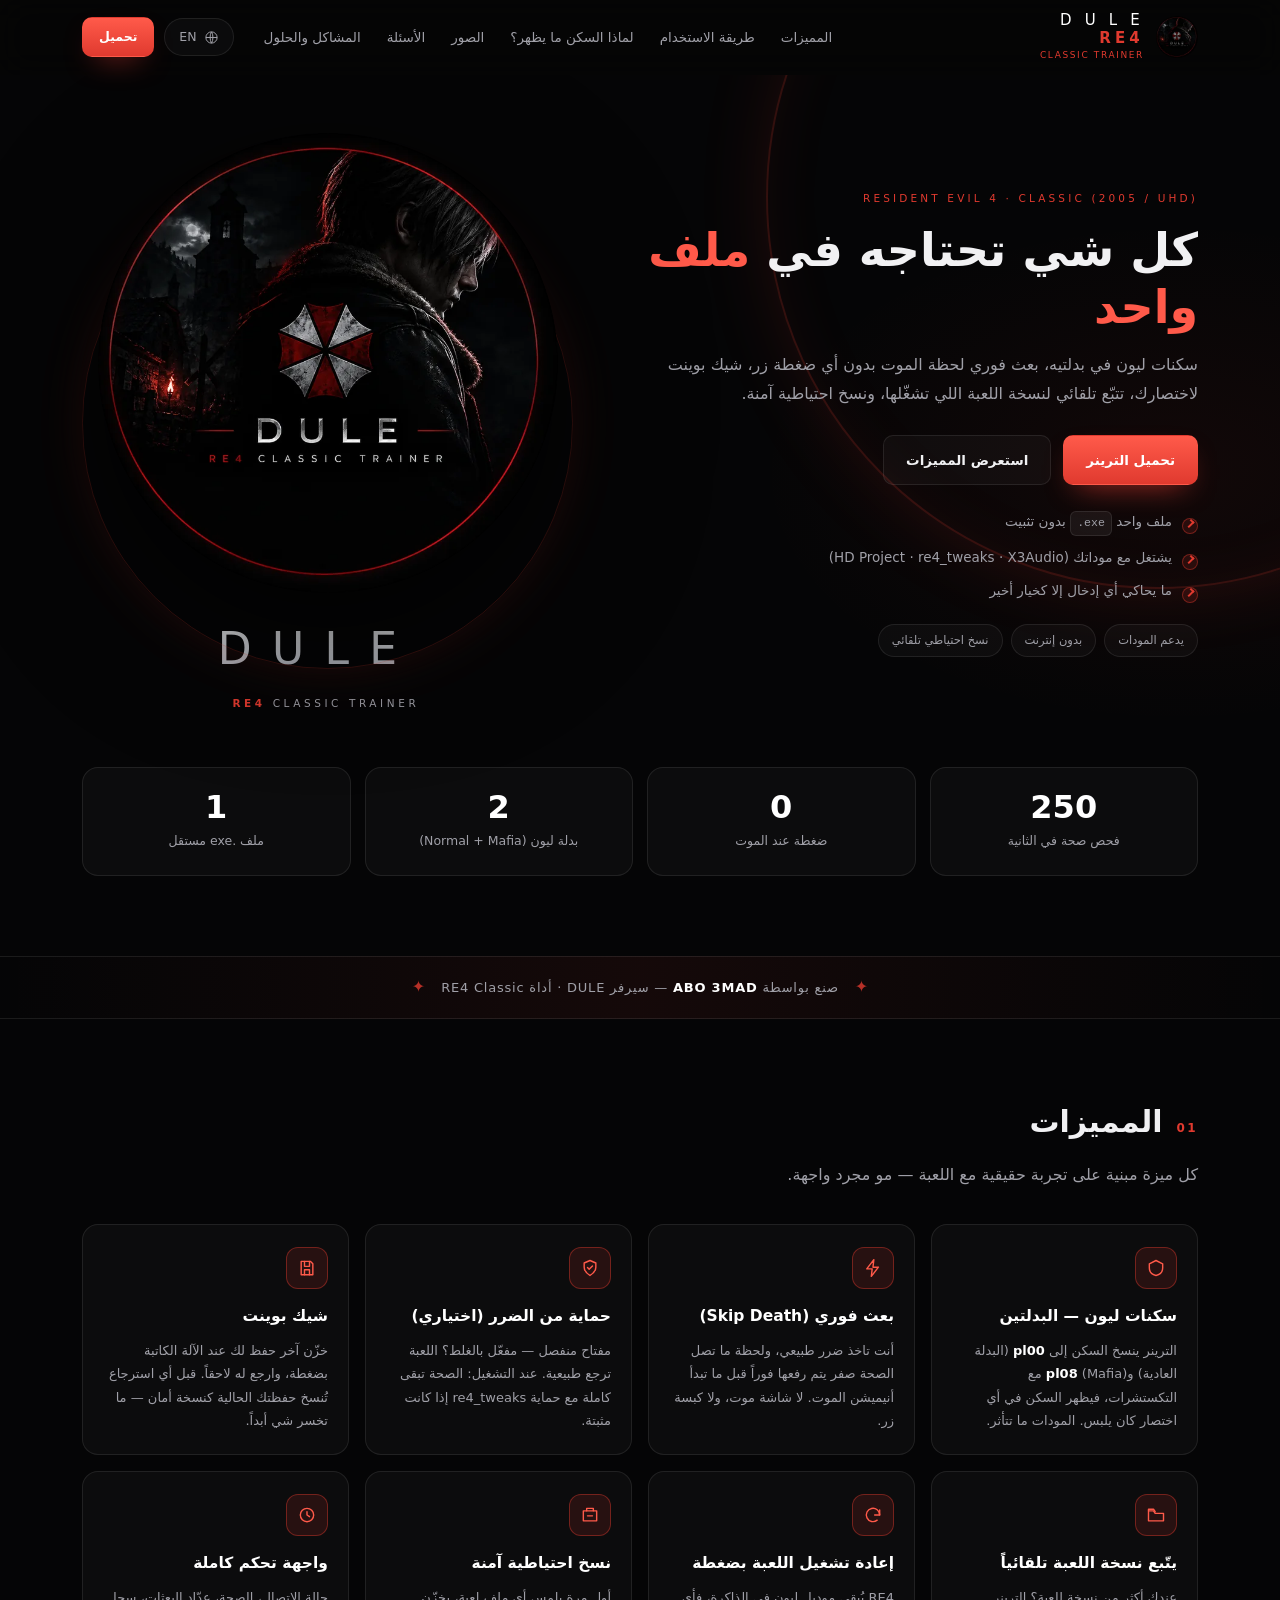
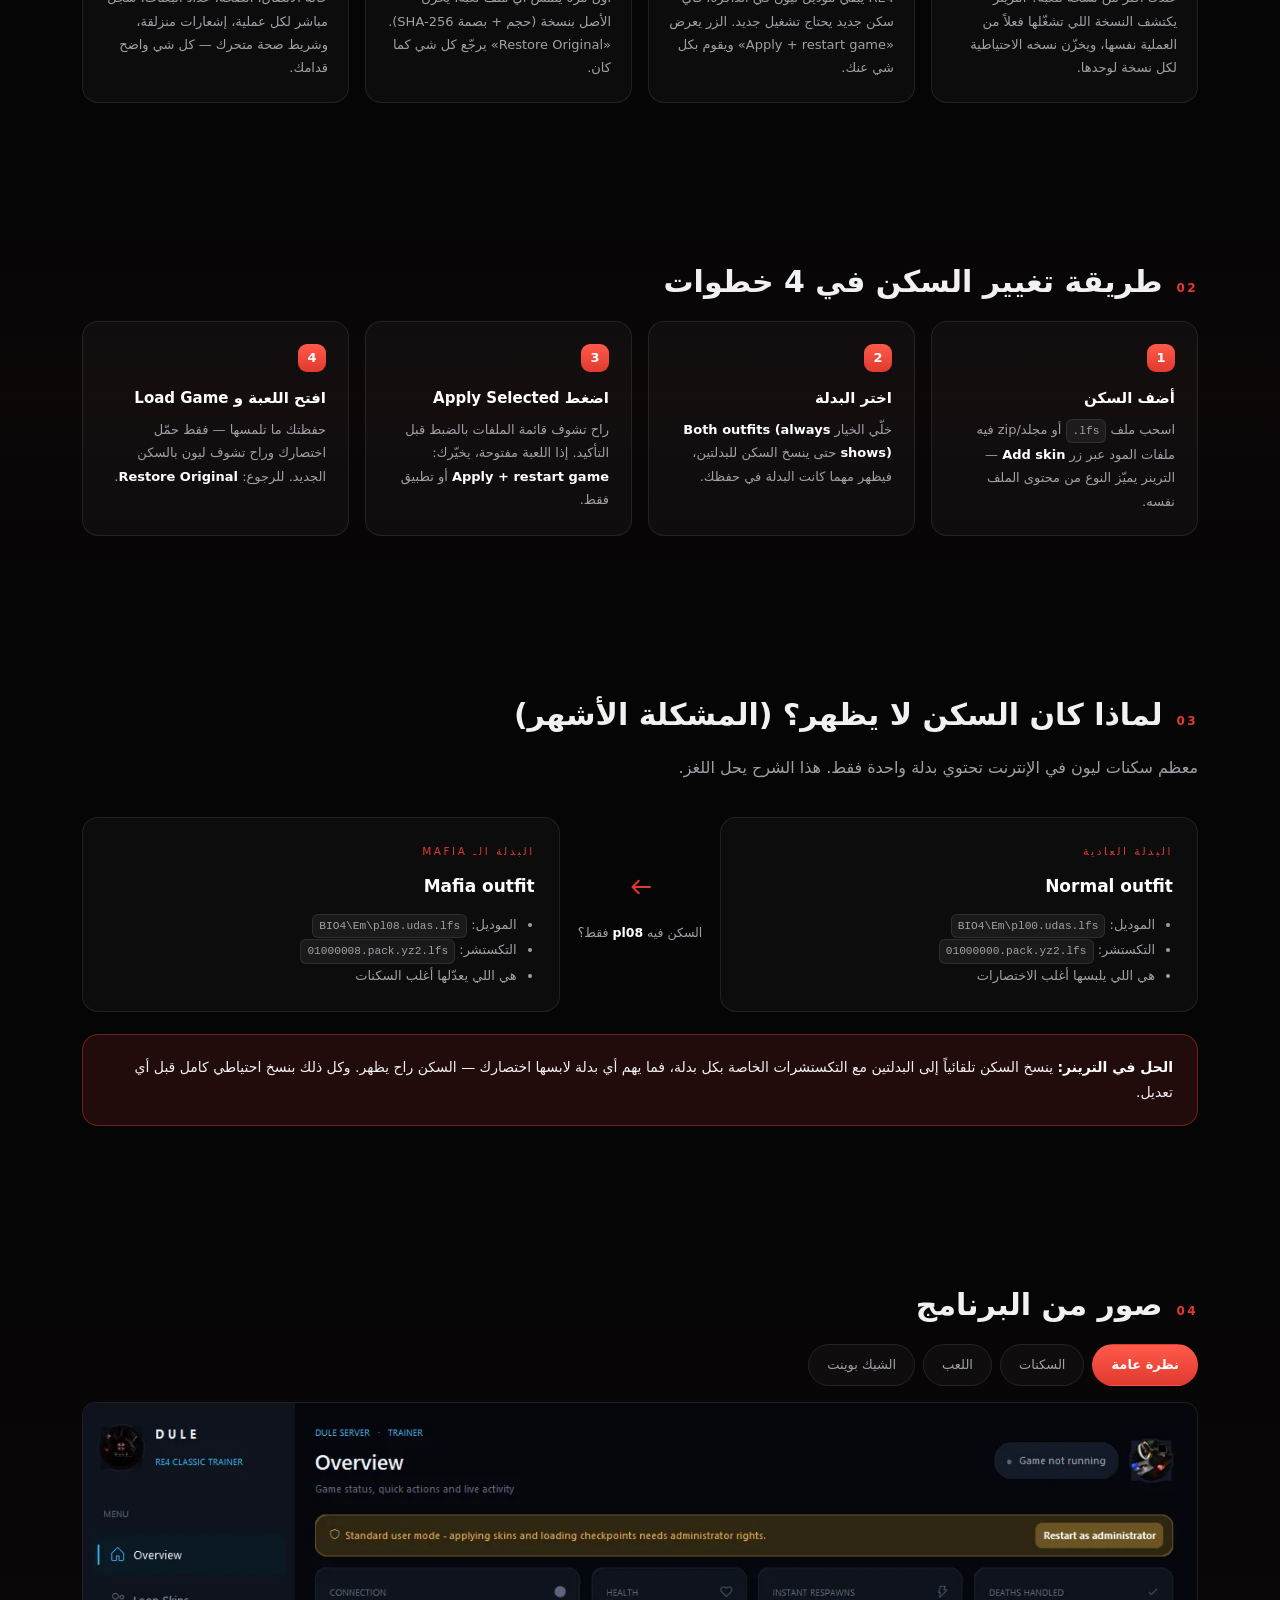
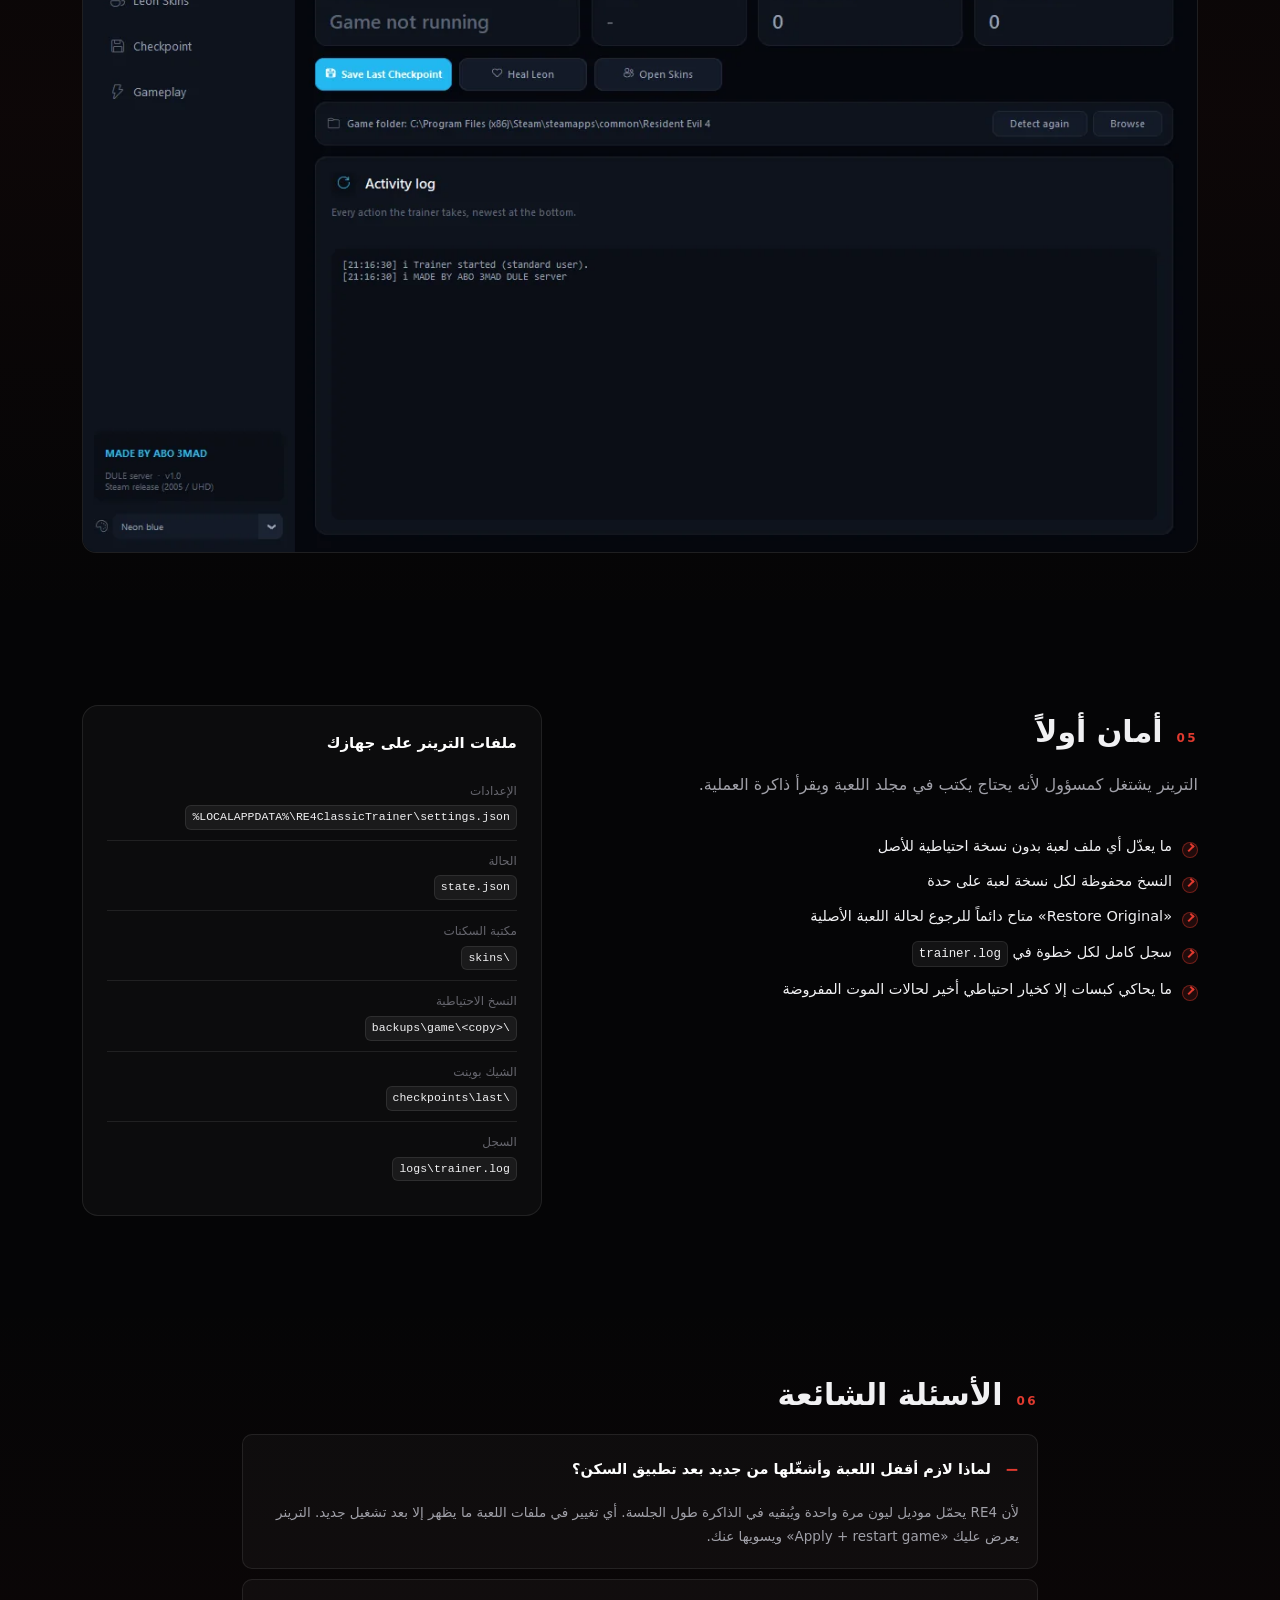
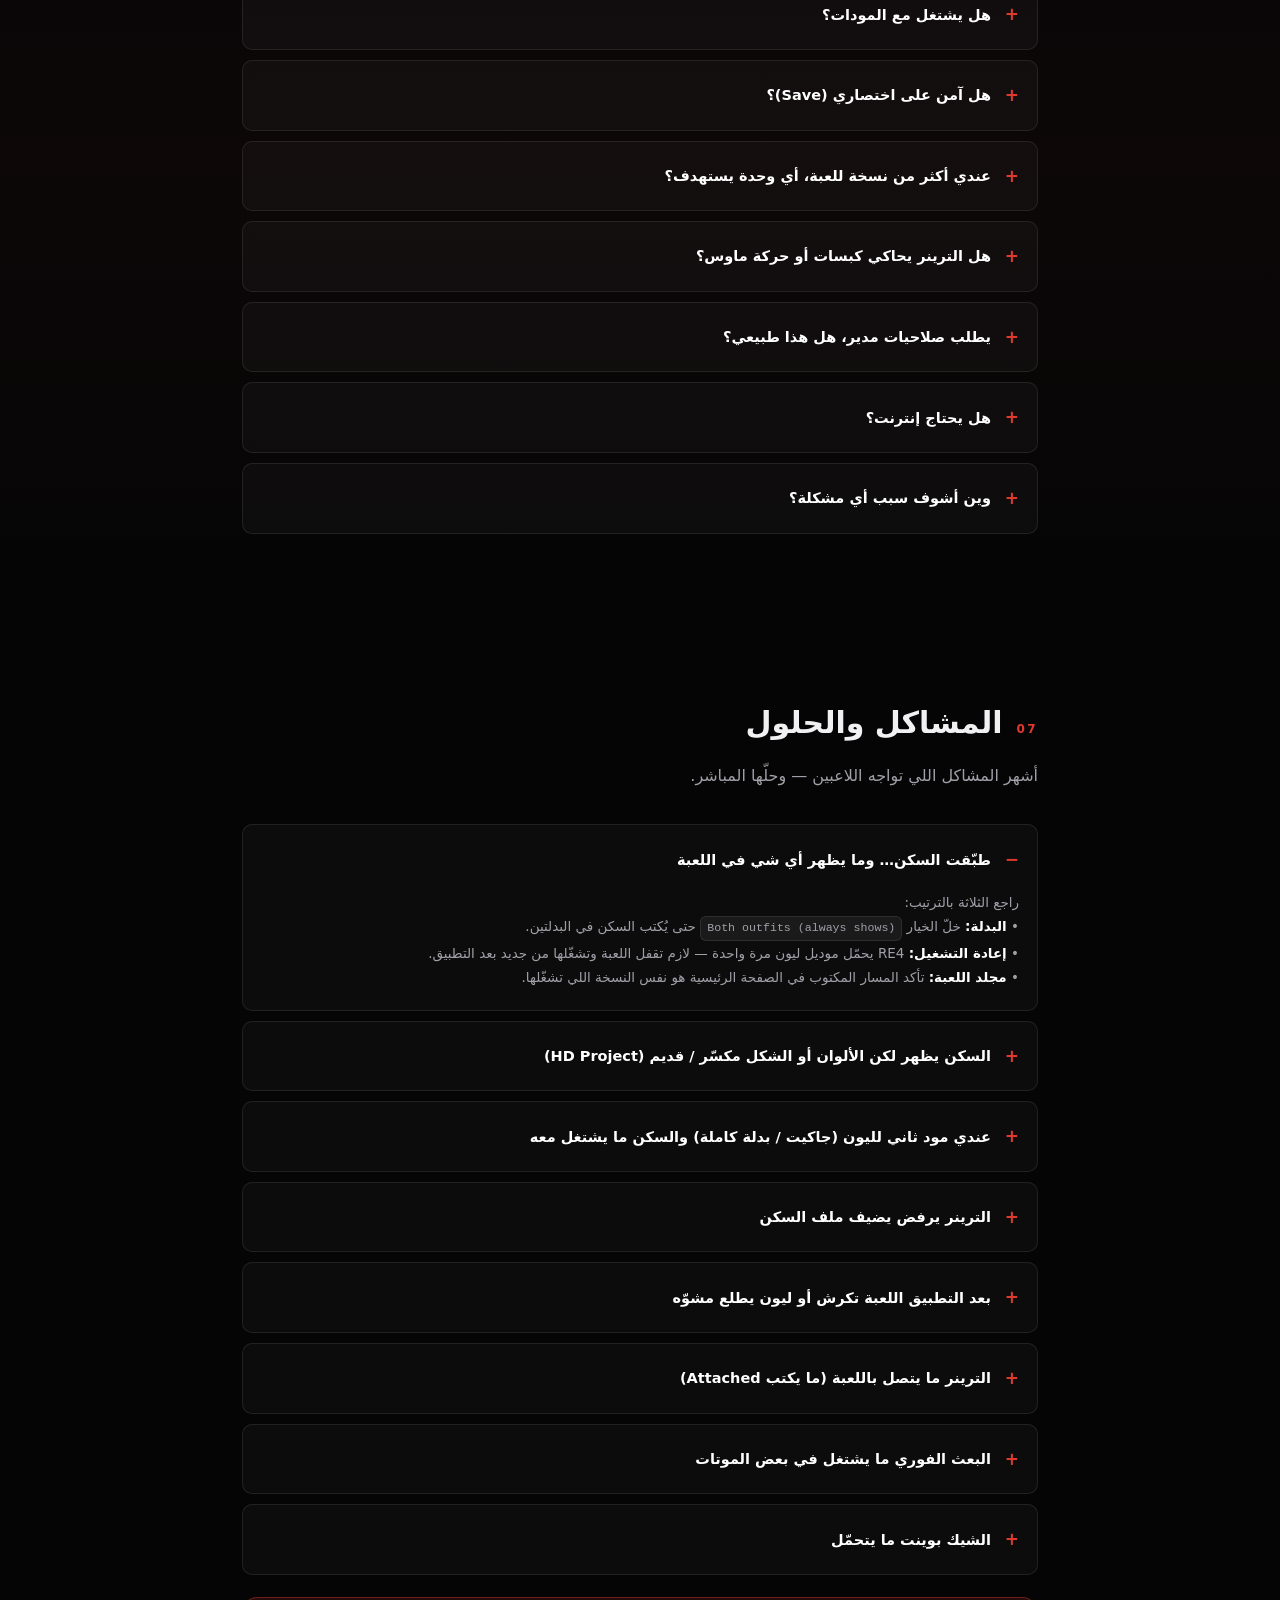
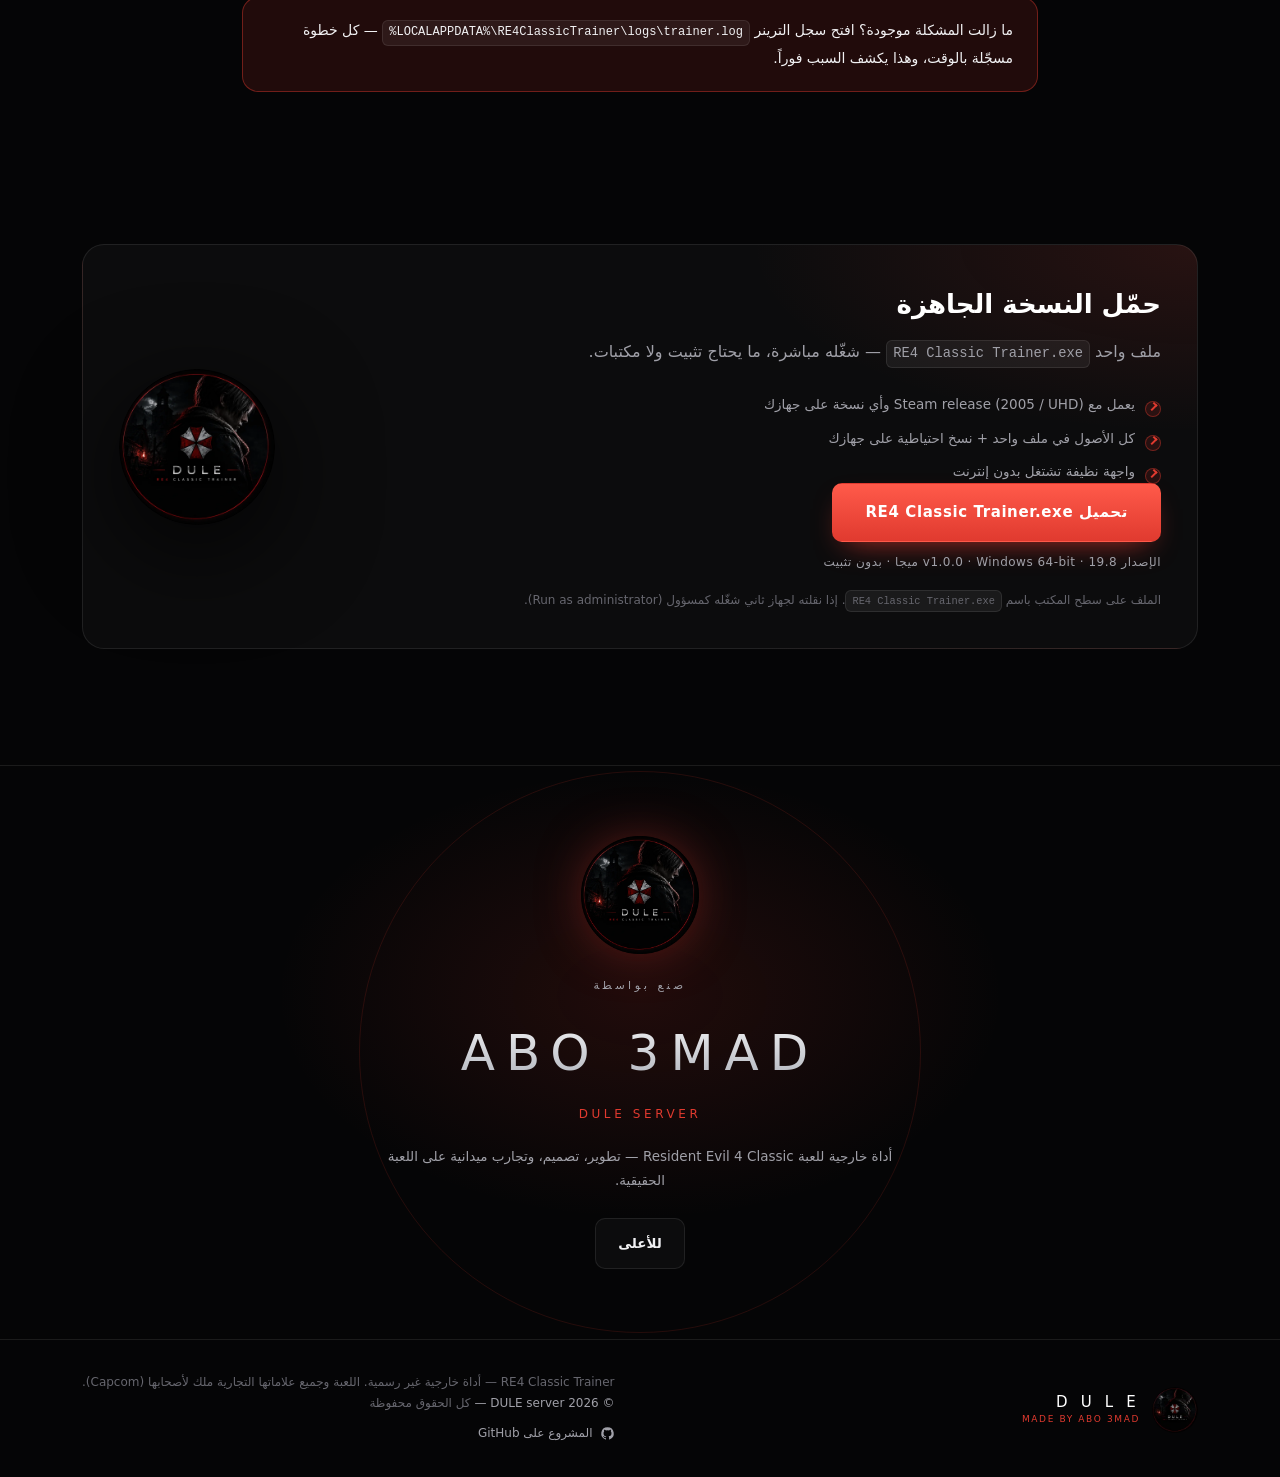
<file: index.html>
<!DOCTYPE html>
<html lang="ar" dir="rtl">
<head>
<meta charset="utf-8">
<meta name="viewport" content="width=device-width, initial-scale=1">
<title>DULE — RE4 Classic Trainer</title>
<meta name="description" content="مدرّب Resident Evil 4 Classic: سكنات ليون، بعث فوري، شيك بوينت، ونسخ احتياطية — ملف واحد .exe">
<meta property="og:title" content="DULE — RE4 Classic Trainer">
<meta property="og:description" content="Leon skins, instant respawn, checkpoints and safe backups for Resident Evil 4 Classic.">
<meta property="og:image" content="assets/img/dule-keyart.jpg">
<meta name="theme-color" content="#050506">
<link rel="icon" href="assets/img/icon.png">
<link rel="stylesheet" href="assets/style.css">
</head>
<body>

<div class="progress" id="progress"></div>

<header class="nav" id="nav">
  <div class="wrap nav-in">
    <a class="brand" href="#top">
      <picture><source srcset="assets/img/dule-badge-512.webp" type="image/webp"><img src="assets/img/dule-badge-512.png" alt="DULE"></picture>
      <span>
        <b>D U L E</b>
        <i data-i18n="hero.wordsub"><b>RE4</b> CLASSIC TRAINER</i>
      </span>
    </a>

    <nav class="links" id="links">
      <a href="#features" data-i18n="nav.features">المميزات</a>
      <a href="#how" data-i18n="nav.how">طريقة الاستخدام</a>
      <a href="#why" data-i18n="nav.why">لماذا السكن ما يظهر؟</a>
      <a href="#gallery" data-i18n="nav.gallery">الصور</a>
      <a href="#faq" data-i18n="nav.faq">الأسئلة</a>
      <a href="#fixes" data-i18n="nav.fixes">المشاكل والحلول</a>
    </nav>

    <div class="nav-side">
      <button class="lang" id="langBtn" type="button" title="">
        <svg viewBox="0 0 24 24"><circle cx="12" cy="12" r="9"/><path d="M3 12h18M12 3c3 3.5 3 14 0 18M12 3c-3 3.5-3 14 0 18"/></svg>
        <span data-i18n="nav.lang">EN</span>
      </button>
      <a class="btn btn-primary btn-sm" href="#download" data-i18n="nav.download">تحميل</a>
      <button class="burger" id="burger" type="button" aria-label="menu"><span></span><span></span><span></span></button>
    </div>
  </div>
</header>

<main id="top">

  <!-- ============================ HERO ============================ -->
  <section class="hero">
    <div class="wrap hero-grid">
      <div class="hero-copy reveal">
        <p class="kicker" data-i18n="hero.kicker">Resident Evil 4 · Classic (2005 / UHD)</p>
        <h1 data-i18n="hero.title">كل شي تحتاجه في <span class="accent">ملف واحد</span></h1>
        <p class="lead" data-i18n="hero.lead">سكنات ليون في بدلتيه، بعث فوري لحظة الموت بدون أي ضغطة زر، شيك بوينت لاختصارك، تتبّع تلقائي لنسخة اللعبة اللي تشغّلها، ونسخ احتياطية آمنة.</p>

        <div class="cta">
          <a class="btn btn-primary" href="#download" data-i18n="hero.cta1">تحميل الترينر</a>
          <a class="btn btn-ghost" href="#features" data-i18n="hero.cta2">استعرض المميزات</a>
        </div>

        <ul class="ticks">
          <li data-i18n="hero.tick1">ملف واحد <code>.exe</code> بدون تثبيت</li>
          <li data-i18n="hero.tick2">يشتغل مع موداتك (HD Project · re4_tweaks · X3Audio)</li>
          <li data-i18n="hero.tick3">ما يحاكي أي إدخال إلا كخيار أخير</li>
        </ul>

        <div class="badges">
          <span class="chip" data-i18n="hero.badge1">يدعم المودات</span>
          <span class="chip" data-i18n="hero.badge2">بدون إنترنت</span>
          <span class="chip" data-i18n="hero.badge3">نسخ احتياطي تلقائي</span>
        </div>
      </div>

      <div class="hero-art reveal">
        <span class="ring"></span>
        <picture>
          <source srcset="assets/img/dule-badge.webp" type="image/webp">
          <img src="assets/img/dule-badge.png" alt="DULE — RE4 Classic Trainer">
        </picture>
        <div class="wordmark" data-i18n="hero.wordmark">DULE</div>
        <div class="wordmark-sub" data-i18n="hero.wordsub"><b>RE4</b> CLASSIC TRAINER</div>
      </div>
    </div>

    <div class="wrap stats reveal">
      <div><b class="count" data-count="250">0</b><span data-i18n="stats.s1">فحص صحة في الثانية</span></div>
      <div><b class="count" data-count="0">0</b><span data-i18n="stats.s2">ضغطة عند الموت</span></div>
      <div><b class="count" data-count="2">0</b><span data-i18n="stats.s3">بدلة ليون (Normal + Mafia)</span></div>
      <div><b class="count" data-count="1">0</b><span data-i18n="stats.s4">ملف .exe مستقل</span></div>
    </div>
  </section>

  <!-- ============================ BAND ============================ -->
  <div class="band reveal">
    <div class="band-in">
      <span class="star">✦</span>
      <p data-i18n="band.text">صنع بواسطة <b>ABO 3MAD</b> — سيرفر DULE · أداة RE4 Classic</p>
      <span class="star">✦</span>
    </div>
  </div>

  <!-- ========================== FEATURES ========================== -->
  <section class="sec" id="features">
    <div class="wrap">
      <div class="sec-head reveal">
        <span class="sec-no">01</span>
        <h2 class="sec-title" data-i18n="features.title">المميزات</h2>
      </div>
      <p class="sec-sub reveal" data-i18n="features.sub">كل ميزة مبنية على تجربة حقيقية مع اللعبة — مو مجرد واجهة.</p>

      <div class="cards">
        <article class="card reveal">
          <div class="ico"><svg viewBox="0 0 24 24"><path d="M12 3l8 4v5c0 5-3.5 8-8 9-4.5-1-8-4-8-9V7l8-4z"/></svg></div>
          <h3 data-i18n="f1.t">سكنات ليون — البدلتين</h3>
          <p data-i18n="f1.d"></p>
        </article>
        <article class="card reveal">
          <div class="ico"><svg viewBox="0 0 24 24"><path d="M13 2L4.5 13H11l-1 9 8.5-11H12l1-9z"/></svg></div>
          <h3 data-i18n="f2.t">بعث فوري (Skip Death)</h3>
          <p data-i18n="f2.d"></p>
        </article>
        <article class="card reveal">
          <div class="ico"><svg viewBox="0 0 24 24"><path d="M12 21s-7-4.5-7-10V6l7-3 7 3v5c0 5.5-7 10-7 10z"/><path d="M9 11.5l2 2 4-4"/></svg></div>
          <h3 data-i18n="f3.t">حماية من الضرر (اختياري)</h3>
          <p data-i18n="f3.d"></p>
        </article>
        <article class="card reveal">
          <div class="ico"><svg viewBox="0 0 24 24"><path d="M5 4h11l3 3v13H5z"/><path d="M9 4v6h6V4M9 20v-6h6v6"/></svg></div>
          <h3 data-i18n="f4.t">شيك بوينت</h3>
          <p data-i18n="f4.d"></p>
        </article>
        <article class="card reveal">
          <div class="ico"><svg viewBox="0 0 24 24"><path d="M3 7h6l2 3h10v9H3z"/><path d="M3 7V5h6l2 3"/></svg></div>
          <h3 data-i18n="f5.t">يتّبع نسخة اللعبة تلقائياً</h3>
          <p data-i18n="f5.d"></p>
        </article>
        <article class="card reveal">
          <div class="ico"><svg viewBox="0 0 24 24"><path d="M20 12a8 8 0 10-3 6.2"/><path d="M20 6v6h-6"/></svg></div>
          <h3 data-i18n="f6.t">إعادة تشغيل اللعبة بضغطة</h3>
          <p data-i18n="f6.d"></p>
        </article>
        <article class="card reveal">
          <div class="ico"><svg viewBox="0 0 24 24"><path d="M4 7h16v12H4z"/><path d="M8 7V4h8v3M9 13h6"/></svg></div>
          <h3 data-i18n="f7.t">نسخ احتياطية آمنة</h3>
          <p data-i18n="f7.d"></p>
        </article>
        <article class="card reveal">
          <div class="ico"><svg viewBox="0 0 24 24"><circle cx="12" cy="12" r="8"/><path d="M12 8v4l3 2"/></svg></div>
          <h3 data-i18n="f8.t">واجهة تحكم كاملة</h3>
          <p data-i18n="f8.d"></p>
        </article>
      </div>
    </div>
  </section>

  <!-- ============================ HOW ============================ -->
  <section class="sec alt" id="how">
    <div class="wrap">
      <div class="sec-head reveal">
        <span class="sec-no">02</span>
        <h2 class="sec-title" data-i18n="how.title">طريقة تغيير السكن في 4 خطوات</h2>
      </div>
      <div class="steps">
        <div class="step reveal"><i>1</i><h4 data-i18n="how.1t">أضف السكن</h4><p data-i18n="how.1d"></p></div>
        <div class="step reveal"><i>2</i><h4 data-i18n="how.2t">اختر البدلة</h4><p data-i18n="how.2d"></p></div>
        <div class="step reveal"><i>3</i><h4 data-i18n="how.3t">اضغط Apply Selected</h4><p data-i18n="how.3d"></p></div>
        <div class="step reveal"><i>4</i><h4 data-i18n="how.4t">افتح اللعبة و Load Game</h4><p data-i18n="how.4d"></p></div>
      </div>
    </div>
  </section>

  <!-- ============================ WHY ============================ -->
  <section class="sec" id="why">
    <div class="wrap">
      <div class="sec-head reveal">
        <span class="sec-no">03</span>
        <h2 class="sec-title" data-i18n="why.title">لماذا كان السكن لا يظهر؟</h2>
      </div>
      <p class="sec-sub reveal" data-i18n="why.sub">معظم سكنات ليون في الإنترنت تحتوي بدلة واحدة فقط.</p>

      <div class="why">
        <div class="why-card reveal">
          <div class="tag" data-i18n="why.normalTag">البدلة العادية</div>
          <h3 data-i18n="why.normalTitle">Normal outfit</h3>
          <ul>
            <li data-i18n="why.normal1"></li>
            <li data-i18n="why.normal2"></li>
            <li data-i18n="why.normal3"></li>
          </ul>
        </div>

        <div class="why-arrow reveal">
          <svg viewBox="0 0 24 24"><path d="M4 12h14M13 7l5 5-5 5"/></svg>
          <p data-i18n="why.arrow">السكن فيه <b>pl08</b> فقط؟</p>
        </div>

        <div class="why-card reveal">
          <div class="tag" data-i18n="why.mafiaTag">البدلة الـ Mafia</div>
          <h3 data-i18n="why.mafiaTitle">Mafia outfit</h3>
          <ul>
            <li data-i18n="why.mafia1"></li>
            <li data-i18n="why.mafia2"></li>
            <li data-i18n="why.mafia3"></li>
          </ul>
        </div>
      </div>

      <div class="callout reveal" data-i18n="why.callout"></div>
    </div>
  </section>

  <!-- ========================== GALLERY ========================== -->
  <section class="sec alt" id="gallery">
    <div class="wrap">
      <div class="sec-head reveal">
        <span class="sec-no">04</span>
        <h2 class="sec-title" data-i18n="gallery.title">صور من البرنامج</h2>
      </div>
      <div class="tabs reveal">
        <button class="tab on" data-tab="overview" data-i18n="gallery.t1">نظرة عامة</button>
        <button class="tab" data-tab="skins" data-i18n="gallery.t2">السكنات</button>
        <button class="tab" data-tab="gameplay" data-i18n="gallery.t3">اللعب</button>
        <button class="tab" data-tab="checkpoint" data-i18n="gallery.t4">الشيك بوينت</button>
      </div>
      <div class="shots reveal">
        <img class="shot on" id="shot-overview"   src="assets/img/app-overview.webp"   alt="">
        <img class="shot"    id="shot-skins"      src="assets/img/app-skins.webp"      alt="">
        <img class="shot"    id="shot-gameplay"   src="assets/img/app-gameplay.webp"   alt="">
        <img class="shot"    id="shot-checkpoint" src="assets/img/app-checkpoint.webp" alt="">
      </div>
    </div>
  </section>

  <!-- =========================== SAFETY =========================== -->
  <section class="sec" id="safety">
    <div class="wrap grid2">
      <div class="reveal">
        <div class="sec-head">
          <span class="sec-no">05</span>
          <h2 class="sec-title" data-i18n="safety.title">أمان أولاً</h2>
        </div>
        <p class="sec-sub" data-i18n="safety.sub"></p>
        <ul class="ticks big">
          <li data-i18n="safety.1"></li>
          <li data-i18n="safety.2"></li>
          <li data-i18n="safety.3"></li>
          <li data-i18n="safety.4"></li>
          <li data-i18n="safety.5"></li>
        </ul>
      </div>
      <div class="panel reveal">
        <h4 data-i18n="safety.panel"></h4>
        <div class="kv"><span data-i18n="safety.k1"></span><code>%LOCALAPPDATA%\RE4ClassicTrainer\settings.json</code></div>
        <div class="kv"><span data-i18n="safety.k2"></span><code>state.json</code></div>
        <div class="kv"><span data-i18n="safety.k3"></span><code>skins\</code></div>
        <div class="kv"><span data-i18n="safety.k4"></span><code>backups\game\&lt;copy&gt;\</code></div>
        <div class="kv"><span data-i18n="safety.k5"></span><code>checkpoints\last\</code></div>
        <div class="kv"><span data-i18n="safety.k6"></span><code>logs\trainer.log</code></div>
      </div>
    </div>
  </section>

  <!-- ============================= FAQ ============================= -->
  <section class="sec alt" id="faq">
    <div class="wrap narrow">
      <div class="sec-head reveal">
        <span class="sec-no">06</span>
        <h2 class="sec-title" data-i18n="faq.title">الأسئلة الشائعة</h2>
      </div>

      <details class="faq reveal" open>
        <summary data-i18n="faq.q1"></summary>
        <p data-i18n="faq.a1"></p>
      </details>
      <details class="faq reveal">
        <summary data-i18n="faq.q2"></summary>
        <p data-i18n="faq.a2"></p>
      </details>
      <details class="faq reveal">
        <summary data-i18n="faq.q3"></summary>
        <p data-i18n="faq.a3"></p>
      </details>
      <details class="faq reveal">
        <summary data-i18n="faq.q4"></summary>
        <p data-i18n="faq.a4"></p>
      </details>
      <details class="faq reveal">
        <summary data-i18n="faq.q5"></summary>
        <p data-i18n="faq.a5"></p>
      </details>
      <details class="faq reveal">
        <summary data-i18n="faq.q6"></summary>
        <p data-i18n="faq.a6"></p>
      </details>
      <details class="faq reveal">
        <summary data-i18n="faq.q7"></summary>
        <p data-i18n="faq.a7"></p>
      </details>
      <details class="faq reveal">
        <summary data-i18n="faq.q8"></summary>
        <p data-i18n="faq.a8"></p>
      </details>
    </div>
  </section>

  <!-- =========================== FIXES =========================== -->
  <section class="sec" id="fixes">
    <div class="wrap narrow">
      <div class="sec-head reveal">
        <span class="sec-no">07</span>
        <h2 class="sec-title" data-i18n="fix.title">المشاكل والحلول</h2>
      </div>
      <p class="sec-sub reveal" data-i18n="fix.sub"></p>

      <details class="faq reveal" open>
        <summary data-i18n="fix.q1"></summary>
        <p data-i18n="fix.a1"></p>
      </details>
      <details class="faq reveal">
        <summary data-i18n="fix.q2"></summary>
        <p data-i18n="fix.a2"></p>
      </details>
      <details class="faq reveal">
        <summary data-i18n="fix.q3"></summary>
        <p data-i18n="fix.a3"></p>
      </details>
      <details class="faq reveal">
        <summary data-i18n="fix.q4"></summary>
        <p data-i18n="fix.a4"></p>
      </details>
      <details class="faq reveal">
        <summary data-i18n="fix.q5"></summary>
        <p data-i18n="fix.a5"></p>
      </details>
      <details class="faq reveal">
        <summary data-i18n="fix.q6"></summary>
        <p data-i18n="fix.a6"></p>
      </details>
      <details class="faq reveal">
        <summary data-i18n="fix.q7"></summary>
        <p data-i18n="fix.a7"></p>
      </details>
      <details class="faq reveal">
        <summary data-i18n="fix.q8"></summary>
        <p data-i18n="fix.a8"></p>
      </details>

      <div class="callout reveal" data-i18n="fix.note"></div>
    </div>
  </section>

  <!-- =========================== DOWNLOAD =========================== -->
  <section class="sec" id="download">
    <div class="wrap">
      <div class="dl reveal">
        <div class="dl-copy">
          <h2 data-i18n="dl.title">حمّل النسخة الجاهزة</h2>
          <p data-i18n="dl.text"></p>
          <ul class="ticks">
            <li data-i18n="dl.1"></li>
            <li data-i18n="dl.2"></li>
            <li data-i18n="dl.3"></li>
          </ul>
          <a class="btn btn-primary btn-lg" href="https://github.com/zxwxg/re4-classic-trainer/releases/download/v1.0.0/RE4ClassicTrainer.exe" target="_blank" rel="noopener" data-i18n="dl.button">تحميل RE4 Classic Trainer.exe</a>
          <p class="dl-meta" data-i18n="dl.version"></p>
          <small data-i18n="dl.small"></small>
        </div>
        <div class="dl-icon">
          <picture><source srcset="assets/img/dule-badge.webp" type="image/webp"><img src="assets/img/dule-badge.png" alt="DULE"></picture>
        </div>
      </div>
    </div>
  </section>

  <!-- ============================ MADE BY ============================ -->
  <section class="made reveal" id="made">
    <div class="wrap made-in">
      <picture class="made-art"><source srcset="assets/img/dule-badge.webp" type="image/webp"><img src="assets/img/dule-badge.png" alt=""></picture>
      <p class="made-kicker" data-i18n="made.title">صنع بواسطة</p>
      <h2 class="made-name" data-i18n="made.name">ABO 3MAD</h2>
      <p class="made-server" data-i18n="made.server">DULE server</p>
      <p class="made-text" data-i18n="made.text"></p>
      <a class="btn btn-ghost" href="#top" data-i18n="made.toTop">للأعلى</a>
    </div>
  </section>
</main>

<footer class="foot">
  <div class="wrap foot-in">
    <div class="brand">
      <picture><source srcset="assets/img/dule-badge-512.webp" type="image/webp"><img src="assets/img/dule-badge-512.png" alt=""></picture>
      <span>
        <b>D U L E</b>
        <i>MADE BY ABO 3MAD</i>
      </span>
    </div>
    <p>
      <span data-i18n="footer.note"></span>
      <br><span class="rights">© <span id="year">2026</span> DULE server — </span><span data-i18n="footer.rights"></span>
      <br><a class="repo" href="https://github.com/zxwxg/re4-classic-trainer" target="_blank" rel="noopener">
        <svg viewBox="0 0 24 24" aria-hidden="true"><path d="M12 2a10 10 0 00-3.16 19.49c.5.09.68-.22.68-.48v-1.7c-2.78.6-3.37-1.34-3.37-1.34-.45-1.16-1.11-1.47-1.11-1.47-.9-.62.07-.6.07-.6 1 .07 1.53 1.03 1.53 1.03.89 1.52 2.34 1.08 2.91.83.09-.65.35-1.09.63-1.34-2.22-.25-4.55-1.11-4.55-4.94 0-1.09.39-1.98 1.03-2.68-.1-.25-.45-1.27.1-2.65 0 0 .84-.27 2.75 1.02a9.6 9.6 0 015 0c1.91-1.29 2.75-1.02 2.75-1.02.55 1.38.2 2.4.1 2.65.64.7 1.03 1.59 1.03 2.68 0 3.84-2.34 4.68-4.57 4.93.36.31.68.92.68 1.85v2.74c0 .27.18.58.69.48A10 10 0 0012 2z"/></svg>
        <span data-i18n="footer.github"></span>
      </a>
    </p>
  </div>
</footer>

<script src="assets/i18n.js"></script>
<script src="assets/script.js"></script>
</body>
</html>
</file>
<file: assets/style.css>
/* =========================================================================
   DULE — RE4 Classic Trainer landing page
   One identity taken from the key art: black + Umbrella red + silver type,
   the red ring, wide lettering. Arabic (RTL) and English (LTR).
   ========================================================================= */

:root {
  --bg:      #050506;
  --bg-2:    #0a0a0c;
  --panel:   rgba(255, 255, 255, .032);
  --panel-2: rgba(255, 255, 255, .058);
  --border:  rgba(255, 255, 255, .085);
  --line:    rgba(255, 255, 255, .15);

  --text:  #f1f1f3;
  --dim:   #a0a0a8;
  --faint: #66666e;

  --red:      #e03a2f;
  --red-2:    #ff5a4a;
  --red-soft: rgba(224, 58, 47, .13);
  --red-line: rgba(224, 58, 47, .42);

  --r:    16px;
  --r-s:  10px;
  --wrap: 1160px;
  --font: "Segoe UI", "Cairo", "Noto Kufi Arabic", Tahoma, system-ui, sans-serif;
}

* { box-sizing: border-box; }
html { scroll-behavior: smooth; scroll-padding-top: 96px; }

body {
  margin: 0;
  color: var(--text);
  font-family: var(--font);
  line-height: 1.8;
  -webkit-font-smoothing: antialiased;
  background:
    radial-gradient(900px 520px at 50% -12%, var(--red-soft), transparent 62%),
    radial-gradient(700px 420px at 92% 6%, rgba(224, 58, 47, .06), transparent 60%),
    var(--bg);
}
body.lang-swap main,
body.lang-swap header,
body.lang-swap footer { animation: langfade .32s ease; }
@keyframes langfade { from { opacity: .35; } }

img { max-width: 100%; display: block; }
a { color: inherit; text-decoration: none; }
b, strong { color: #fff; font-weight: 600; }
code {
  font-family: "Consolas", monospace; font-size: .86em;
  background: rgba(255, 255, 255, .06); border: 1px solid var(--border);
  padding: 1px 6px; border-radius: 6px; direction: ltr; display: inline-block;
}

.wrap { max-width: var(--wrap); margin: 0 auto; padding: 0 22px; }
.narrow { max-width: 840px; }

/* ------------------------------ top bar --------------------------------- */
.progress {
  position: fixed; inset-inline: 0; top: 0; height: 2px; z-index: 60;
  background: linear-gradient(90deg, var(--red), var(--red-2));
  transform-origin: right center; transform: scaleX(0);
  transition: transform .1s linear;
}
[dir="ltr"] .progress { transform-origin: left center; }

.nav {
  position: sticky; top: 0; z-index: 50;
  backdrop-filter: blur(16px);
  background: color-mix(in srgb, var(--bg) 80%, transparent);
  border-bottom: 1px solid transparent;
  transition: border-color .25s, background .25s;
}
.nav.on { border-color: var(--border); background: color-mix(in srgb, var(--bg) 94%, transparent); }
.nav-in { display: flex; align-items: center; gap: 18px; height: 74px; }

.brand { display: flex; align-items: center; gap: 12px; white-space: nowrap; }
.brand img { width: 42px; height: 42px; border-radius: 50%; }
.brand b { display: block; font-size: 15px; font-weight: 400; letter-spacing: .28em; line-height: 1.2; }
.brand i { display: block; font-style: normal; font-size: 9px; color: var(--red); letter-spacing: .18em; }
.brand i b { color: var(--red); font-weight: 600; }

.links { display: flex; gap: 2px; margin-inline-start: auto; }
.links a {
  position: relative; padding: 9px 12px; border-radius: 8px; font-size: 13.5px;
  color: var(--dim); transition: background .18s, color .18s;
}
.links a:hover { background: var(--panel-2); color: #fff; }
.links a.active { color: #fff; }
.links a.active::after {
  content: ""; position: absolute; inset-inline: 12px; bottom: 3px; height: 2px;
  border-radius: 2px; background: linear-gradient(90deg, var(--red), transparent);
}

.nav-side { display: flex; align-items: center; gap: 10px; }

.lang {
  display: inline-flex; align-items: center; gap: 7px; cursor: pointer;
  background: var(--panel); border: 1px solid var(--border); color: var(--dim);
  border-radius: 999px; padding: 7px 14px; font: inherit; font-size: 12.5px;
  transition: background .18s, color .18s, border-color .18s;
}
.lang:hover { background: var(--panel-2); color: #fff; border-color: var(--red-line); }
.lang svg { width: 15px; height: 15px; fill: none; stroke: currentColor; stroke-width: 1.6; }

.burger { display: none; }

/* ------------------------------- buttons -------------------------------- */
.btn {
  display: inline-flex; align-items: center; justify-content: center; gap: 9px;
  border: 1px solid transparent; border-radius: var(--r-s);
  font: inherit; font-size: 13.5px; font-weight: 600; padding: 12px 22px;
  cursor: pointer; transition: transform .16s, background .2s, border-color .2s, box-shadow .24s;
}
.btn:hover { transform: translateY(-1px); }
.btn:active { transform: translateY(0); }
.btn-sm { padding: 8px 16px; font-size: 12.5px; }
.btn-lg { padding: 15px 32px; font-size: 15px; letter-spacing: .04em; }
.btn-primary {
  background: linear-gradient(180deg, var(--red-2), var(--red)); color: #fff;
  box-shadow: 0 12px 30px -14px rgba(224, 58, 47, .85);
}
.btn-primary:hover { box-shadow: 0 16px 36px -14px rgba(224, 58, 47, .95); }
.btn-ghost { background: var(--panel); border-color: var(--border); color: var(--text); }
.btn-ghost:hover { background: var(--panel-2); border-color: var(--line); }

/* -------------------------------- hero ---------------------------------- */
.hero { position: relative; padding: 58px 0 26px; overflow: hidden; }
.hero::before {
  content: ""; position: absolute; width: 780px; height: 780px; border-radius: 50%;
  border: 2px solid var(--red-line);
  box-shadow: 0 0 90px -30px rgba(224, 58, 47, .55), inset 0 0 90px -50px rgba(224, 58, 47, .5);
  inset-inline-start: -270px; top: -270px; opacity: .5; pointer-events: none;
}
.hero-grid { display: grid; grid-template-columns: 1.08fr .92fr; gap: 48px; align-items: center; position: relative; }

.kicker { font-size: 10.5px; letter-spacing: .3em; color: var(--red); text-transform: uppercase; margin: 0 0 14px; }
.hero h1 { font-size: clamp(30px, 4vw, 46px); line-height: 1.25; margin: 0 0 14px; font-weight: 700; }
.hero h1 .accent { color: var(--red-2); }
.lead { font-size: 16px; color: var(--dim); max-width: 560px; margin: 0 0 26px; }
.cta { display: flex; gap: 12px; flex-wrap: wrap; }

.ticks { list-style: none; margin: 24px 0 0; padding: 0; display: grid; gap: 9px; }
.ticks li { position: relative; padding-inline-start: 26px; color: var(--dim); font-size: 13.5px; }
.ticks li::before {
  content: ""; position: absolute; inset-inline-start: 0; top: 9px;
  width: 14px; height: 14px; border-radius: 50%;
  background: var(--red-soft); border: 1px solid var(--red-line);
}
.ticks li::after {
  content: ""; position: absolute; inset-inline-start: 4px; top: 12px;
  width: 6px; height: 3px; border: 2px solid var(--red); border-top: 0; border-inline-end: 0;
  transform: rotate(-45deg);
}
.ticks.big li { color: var(--text); font-size: 14.5px; }

.badges { display: flex; gap: 8px; flex-wrap: wrap; margin-top: 22px; }
.chip {
  font-size: 11.5px; color: var(--dim); background: var(--panel);
  border: 1px solid var(--border); border-radius: 999px; padding: 5px 13px;
}

.hero-art { position: relative; display: grid; place-items: center; }
.hero-art .ring {
  position: absolute; width: 100%; aspect-ratio: 1; border-radius: 50%;
  border: 1px solid var(--red-line); opacity: .55;
  box-shadow: 0 0 60px -20px rgba(224, 58, 47, .6);
  animation: breathe 7s ease-in-out infinite;
}
@keyframes breathe { 50% { transform: scale(1.035); opacity: .8; } }
.hero-art img { width: 100%; max-width: 460px; border-radius: 50%; filter: drop-shadow(0 40px 70px rgba(0, 0, 0, .85)); }

.wordmark {
  text-align: center; margin-top: 16px;
  font-size: clamp(26px, 3.6vw, 44px); font-weight: 300; letter-spacing: .46em;
  margin-inline-end: -.46em;           /* kills the trailing letter gap so it stays centred */
  background: linear-gradient(180deg, #ffffff, #b7bac2 70%, #8b8f98);
  -webkit-background-clip: text; background-clip: text; color: transparent;
}
.wordmark-sub { text-align: center; font-size: 10.5px; letter-spacing: .34em; text-transform: uppercase; color: var(--dim); margin-top: 6px; margin-inline-end: -.34em; }
.wordmark-sub b { color: var(--red); font-weight: 600; }

/* ------------------------------- stats ---------------------------------- */
.stats { display: grid; grid-template-columns: repeat(4, 1fr); gap: 14px; margin-top: 54px; }
.stats > div { background: var(--panel); border: 1px solid var(--border); border-radius: var(--r); padding: 20px; text-align: center; }
.stats b { display: block; font-size: 32px; line-height: 1.2; color: #fff; font-weight: 600; font-variant-numeric: tabular-nums; }
.stats span { font-size: 12.5px; color: var(--dim); }

/* -------------------------------- band ---------------------------------- */
.band { margin: 54px 0 0; border-block: 1px solid var(--border); background: linear-gradient(90deg, transparent, rgba(224, 58, 47, .07), transparent); }
.band-in { max-width: var(--wrap); margin: 0 auto; padding: 16px 22px; display: flex; align-items: center; justify-content: center; gap: 16px; }
.band p { margin: 0; font-size: 13px; letter-spacing: .06em; color: var(--dim); text-align: center; }
.band .star { color: var(--red); opacity: .8; }

/* ----------------------------- sections --------------------------------- */
.sec { padding: 76px 0; }
.sec.alt { background: linear-gradient(180deg, transparent, rgba(224, 58, 47, .035), transparent); }
.sec-head { display: flex; align-items: baseline; gap: 14px; margin-bottom: 12px; }
.sec-no { font-size: 12px; color: var(--red); letter-spacing: .2em; font-weight: 600; }
.sec-title { font-size: clamp(22px, 2.5vw, 30px); margin: 0; }
.sec-sub { color: var(--dim); margin: 0 0 34px; max-width: 680px; }

.cards { display: grid; grid-template-columns: repeat(4, 1fr); gap: 16px; }
.card {
  background: var(--panel); border: 1px solid var(--border); border-radius: var(--r);
  padding: 22px 20px; transition: transform .2s, border-color .24s, background .24s;
}
.card:hover { transform: translateY(-3px); border-color: var(--red-line); background: var(--panel-2); }
.card h3 { margin: 14px 0 8px; font-size: 15.5px; color: #fff; }
.card p { margin: 0; color: var(--dim); font-size: 13px; }
.ico {
  width: 42px; height: 42px; border-radius: 12px; display: grid; place-items: center;
  background: var(--red-soft); border: 1px solid var(--red-line);
}
.ico svg { width: 20px; height: 20px; fill: none; stroke: var(--red-2); stroke-width: 1.7; stroke-linecap: round; stroke-linejoin: round; }

/* ------------------------------- steps ---------------------------------- */
.steps { display: grid; grid-template-columns: repeat(4, 1fr); gap: 16px; }
.step { background: var(--panel); border: 1px solid var(--border); border-radius: var(--r); padding: 22px; }
.step i {
  font-style: normal; font-weight: 700; font-size: 13px; color: #fff;
  background: linear-gradient(180deg, var(--red-2), var(--red));
  width: 28px; height: 28px; border-radius: 9px; display: grid; place-items: center;
}
.step h4 { margin: 13px 0 6px; font-size: 15px; color: #fff; }
.step p { margin: 0; color: var(--dim); font-size: 13px; }

/* -------------------------------- why ----------------------------------- */
.why { display: grid; grid-template-columns: 1fr auto 1fr; gap: 18px; align-items: center; }
.why-card { background: var(--panel); border: 1px solid var(--border); border-radius: var(--r); padding: 24px; }
.why-card .tag { font-size: 10.5px; color: var(--red); letter-spacing: .24em; text-transform: uppercase; }
.why-card h3 { margin: 10px 0 12px; font-size: 17px; color: #fff; }
.why-card ul { margin: 0; padding-inline-start: 18px; color: var(--dim); font-size: 13px; }
.why-arrow { text-align: center; color: var(--dim); font-size: 12.5px; }
.why-arrow svg { width: 30px; height: 30px; fill: none; stroke: var(--red); stroke-width: 1.6; stroke-linecap: round; stroke-linejoin: round; transform: scaleX(-1); }
[dir="ltr"] .why-arrow svg { transform: none; }

.callout { margin-top: 22px; padding: 20px 24px; border-radius: var(--r); background: var(--red-soft); border: 1px solid var(--red-line); font-size: 14px; }

/* ------------------------------- gallery -------------------------------- */
.tabs { display: flex; gap: 8px; flex-wrap: wrap; margin-bottom: 16px; }
.tab {
  background: var(--panel); border: 1px solid var(--border); color: var(--dim);
  border-radius: 999px; padding: 8px 18px; font: inherit; font-size: 13px; cursor: pointer;
  transition: background .18s, color .18s, border-color .18s;
}
.tab:hover { color: #fff; background: var(--panel-2); }
.tab.on { color: #fff; background: linear-gradient(180deg, var(--red-2), var(--red)); border-color: transparent; font-weight: 600; }
.shots { border: 1px solid var(--border); border-radius: 14px; overflow: hidden; background: var(--bg-2); }
.shot { display: none; }
.shot.on { display: block; animation: fade .35s ease; }
@keyframes fade { from { opacity: 0; transform: translateY(6px); } }

/* ------------------------------- safety --------------------------------- */
.grid2 { display: grid; grid-template-columns: 1.15fr .85fr; gap: 34px; align-items: start; }
.panel { background: var(--panel); border: 1px solid var(--border); border-radius: var(--r); padding: 24px; }
.panel h4 { margin: 0 0 14px; font-size: 15px; color: #fff; }
.kv { display: flex; flex-direction: column; gap: 3px; padding: 10px 0; border-top: 1px solid var(--border); }
.kv:first-of-type { border-top: 0; }
.kv span { font-size: 12px; color: var(--faint); }
.kv code { align-self: flex-start; direction: ltr; font-size: 11.5px; }

/* --------------------------------- faq ---------------------------------- */
.faq { background: var(--panel); border: 1px solid var(--border); border-radius: var(--r-s); padding: 4px 18px; margin-bottom: 10px; transition: border-color .2s; }
.faq:hover { border-color: var(--red-line); }
.faq summary { cursor: pointer; list-style: none; padding: 15px 0; font-weight: 600; font-size: 14.5px; display: flex; align-items: center; gap: 10px; color: #fff; }
.faq summary::-webkit-details-marker { display: none; }
.faq summary::before { content: "+"; color: var(--red); font-weight: 700; font-size: 17px; width: 18px; }
.faq[open] summary::before { content: "−"; }
.faq p { margin: 0 0 16px; color: var(--dim); font-size: 13.5px; animation: fade .3s ease; }

/* ------------------------------ download -------------------------------- */
.dl {
  display: grid; grid-template-columns: 1fr auto; gap: 34px; align-items: center;
  background: radial-gradient(620px 260px at 100% 0%, var(--red-soft), transparent 72%), var(--panel);
  border: 1px solid var(--border); border-radius: 22px; padding: 36px;
}
.dl h2 { margin: 0 0 10px; font-size: 26px; color: #fff; }
.dl p { margin: 0 0 18px; color: var(--dim); }
.dl small { display: block; margin-top: 16px; color: var(--faint); font-size: 12px; }
.dl-meta { margin: 10px 0 0 !important; font-size: 12px; color: var(--dim); letter-spacing: .04em; }
.dl-icon img { width: 156px; border-radius: 50%; filter: drop-shadow(0 26px 50px rgba(0, 0, 0, .8)); }

/* ------------------------------ made by --------------------------------- */
.made {
  margin: 40px 0 0; padding: 70px 0; text-align: center; position: relative; overflow: hidden;
  border-top: 1px solid var(--border);
  background: radial-gradient(520px 320px at 50% 40%, var(--red-soft), transparent 70%);
}
.made::after {
  content: ""; position: absolute; width: 560px; height: 560px; border-radius: 50%;
  border: 1px solid var(--red-line); opacity: .35; left: 50%; top: 50%;
  transform: translate(-50%, -50%); pointer-events: none;
}
.made-in { position: relative; z-index: 1; display: grid; justify-items: center; gap: 6px; }
.made-art { width: 118px; border-radius: 50%; box-shadow: 0 0 60px -18px rgba(224, 58, 47, .8); }
.made-kicker { margin: 16px 0 0; font-size: 11px; letter-spacing: .32em; color: var(--dim); text-transform: uppercase; }
.made-name {
  margin: 6px 0 0; font-size: clamp(30px, 5vw, 50px); font-weight: 300; letter-spacing: .22em;
  background: linear-gradient(180deg, #fff, #b7bac2 75%, #8b8f98);
  -webkit-background-clip: text; background-clip: text; color: transparent;
}
.made-server { margin: 0; color: var(--red); letter-spacing: .3em; font-size: 12px; text-transform: uppercase; }
.made-text { max-width: 520px; color: var(--dim); font-size: 13.5px; margin: 12px 0 20px; }

/* ------------------------------- footer --------------------------------- */
.foot { border-top: 1px solid var(--border); padding: 32px 0; }
.foot-in { display: flex; align-items: center; justify-content: space-between; gap: 20px; flex-wrap: wrap; }
.foot .brand img { width: 46px; height: 46px; }
.foot p { margin: 0; color: var(--faint); font-size: 12px; max-width: 640px; }
.foot .rights { color: var(--dim); }
.repo {
  display: inline-flex; align-items: center; gap: 7px; margin-top: 8px;
  color: var(--dim); font-size: 12px; border-bottom: 1px solid transparent;
  transition: color .18s, border-color .18s;
}
.repo:hover { color: #fff; border-color: var(--red-line); }
.repo svg { width: 15px; height: 15px; fill: currentColor; }

/* ------------------------------ animation ------------------------------- */
body.js .reveal { opacity: 0; transform: translateY(18px); transition: opacity .55s ease, transform .55s ease; }
body.js .reveal.in { opacity: 1; transform: none; }

@media print, (prefers-reduced-motion: reduce) {
  body.js .reveal { opacity: 1 !important; transform: none !important; transition: none !important; }
  html { scroll-behavior: auto; }
  .hero-art .ring { animation: none; }
}

/* ------------------------------ responsive ------------------------------ */
@media (max-width: 1080px) {
  .cards, .steps { grid-template-columns: repeat(2, 1fr); }
  .stats { grid-template-columns: repeat(2, 1fr); }
  .hero-grid { grid-template-columns: 1fr; }
  .grid2 { grid-template-columns: 1fr; }
  .hero::before { opacity: .3; }
}
@media (max-width: 860px) {
  .burger {
    display: grid; gap: 4px; cursor: pointer; background: var(--panel);
    border: 1px solid var(--border); border-radius: 9px; padding: 9px 10px;
  }
  .burger span { display: block; width: 18px; height: 2px; background: var(--text); border-radius: 2px; transition: transform .2s, opacity .2s; }
  body.menu-open .burger span:nth-child(1) { transform: translateY(6px) rotate(45deg); }
  body.menu-open .burger span:nth-child(2) { opacity: 0; }
  body.menu-open .burger span:nth-child(3) { transform: translateY(-6px) rotate(-45deg); }

  .links {
    position: absolute; inset-inline: 12px; top: 76px; display: none;
    flex-direction: column; gap: 2px; padding: 10px;
    background: color-mix(in srgb, var(--bg) 97%, transparent);
    border: 1px solid var(--border); border-radius: 14px;
  }
  body.menu-open .links { display: flex; }
  .links a { padding: 12px 14px; }
  .links a.active::after { display: none; }
}
@media (max-width: 680px) {
  .cards, .steps { grid-template-columns: 1fr; }
  .why { grid-template-columns: 1fr; }
  .why-arrow svg { transform: rotate(90deg); }
  [dir="ltr"] .why-arrow svg { transform: rotate(90deg); }
  .dl { grid-template-columns: 1fr; text-align: center; }
  .dl-icon { display: none; }
  .wordmark { letter-spacing: .32em; text-indent: .32em; }
  [dir="ltr"] .wordmark { text-indent: -.32em; }
  .nav-side .btn { display: none; }
}
</file>
